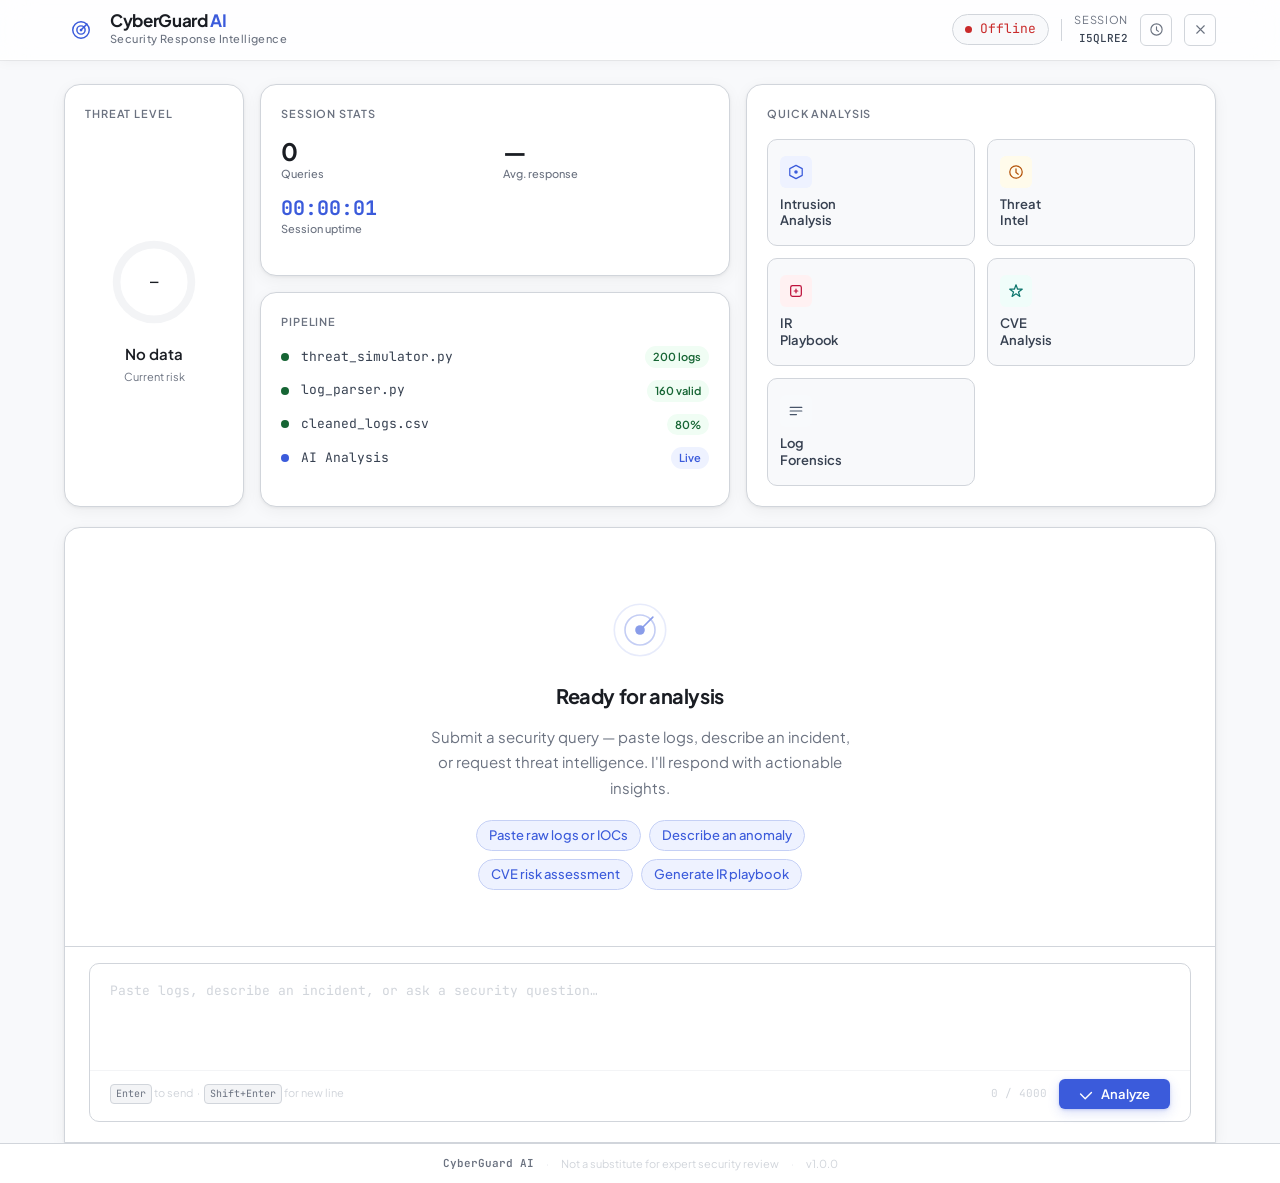
<file: frontend/index.html>
<!DOCTYPE html>
<html lang="en">
<head>
  <meta charset="UTF-8" />
  <meta name="viewport" content="width=device-width, initial-scale=1.0" />
  <title>CyberGuard AI — Security Response Assistant</title>
  <link rel="preconnect" href="https://fonts.googleapis.com" />
  <link rel="preconnect" href="https://fonts.gstatic.com" crossorigin />
  <link href="https://fonts.googleapis.com/css2?family=Plus+Jakarta+Sans:wght@300;400;500;600;700&family=JetBrains+Mono:wght@400;500&display=swap" rel="stylesheet" />
  <link rel="stylesheet" href="style.css" />
</head>
<body>

  <!-- ===================== HEADER ===================== -->
  <header class="site-header">
    <div class="header-inner">

      <div class="brand">
        <!-- Radar pulse — signature mark -->
        <div class="radar-wrap" aria-hidden="true">
          <span class="pulse-ring r1"></span>
          <span class="pulse-ring r2"></span>
          <svg class="radar-svg" viewBox="0 0 24 24" fill="none" xmlns="http://www.w3.org/2000/svg">
            <circle cx="12" cy="12" r="9"   stroke="currentColor" stroke-width="1.6"/>
            <circle cx="12" cy="12" r="4.5" stroke="currentColor" stroke-width="1.6"/>
            <circle cx="12" cy="12" r="1.5" fill="currentColor"/>
            <line x1="12" y1="12" x2="18.4" y2="5.6" stroke="currentColor" stroke-width="1.6" stroke-linecap="round"/>
          </svg>
        </div>
        <div class="brand-text">
          <h1 class="brand-name">CyberGuard <span class="brand-ai">AI</span></h1>
          <p class="brand-sub">Security Response Intelligence</p>
        </div>
      </div>

      <div class="header-right">
        <div class="status-pill" id="statusBadge" role="status" aria-live="polite">
          <span class="status-dot" id="statusDot"></span>
          <span class="status-label" id="statusLabel">Connecting…</span>
        </div>
        <div class="header-divider" aria-hidden="true"></div>
        <div class="session-chip">
          <span class="session-eyebrow">Session</span>
          <span class="session-val" id="sessionId">—</span>
        </div>
        <button class="nav-icon-btn" id="historyBtn" aria-label="Load history" title="Load history">
          <svg viewBox="0 0 20 20" fill="none" aria-hidden="true"><circle cx="10" cy="10" r="7.5" stroke="currentColor" stroke-width="1.5"/><path d="M10 6.5v4l2.5 2" stroke="currentColor" stroke-width="1.5" stroke-linecap="round"/></svg>
        </button>
        <button class="nav-icon-btn nav-icon-btn--danger" id="clearBtn" aria-label="Clear chat">
          <svg viewBox="0 0 20 20" fill="none" aria-hidden="true"><path d="M5 5l10 10M15 5L5 15" stroke="currentColor" stroke-width="1.5" stroke-linecap="round"/></svg>
        </button>
      </div>

    </div>
  </header>

  <!-- ===================== MAIN ===================== -->
  <main class="main-wrap">

    <!-- ---- BENTO GRID (top stats + quick actions) ---- -->
    <section class="bento-grid" aria-label="Dashboard overview">

      <!-- Card: Threat Level (tall left) -->
      <div class="bento-card bento-card--threat" id="threatCard">
        <div class="bento-label">Threat Level</div>
        <div class="threat-display">
          <div class="threat-ring-wrap" aria-hidden="true">
            <svg class="threat-ring-svg" viewBox="0 0 80 80">
              <circle class="ring-track" cx="40" cy="40" r="34" />
              <circle class="ring-fill" id="ringFill" cx="40" cy="40" r="34"
                stroke-dasharray="213.6" stroke-dashoffset="213.6" />
            </svg>
            <span class="threat-ring-label" id="threatPct">—</span>
          </div>
          <div class="threat-meta">
            <span class="threat-level-text" id="threatLevelText">No data</span>
            <span class="threat-level-sub">Current risk</span>
          </div>
        </div>
      </div>

      <!-- Card: Stats (queries, avg time, uptime) -->
      <div class="bento-card bento-card--stats">
        <div class="bento-label">Session Stats</div>
        <div class="stat-grid">
          <div class="stat-cell">
            <span class="stat-number" id="statQueries">0</span>
            <span class="stat-caption">Queries</span>
          </div>
          <div class="stat-cell">
            <span class="stat-number" id="statAvgTime">—</span>
            <span class="stat-caption">Avg. response</span>
          </div>
          <div class="stat-cell stat-cell--wide">
            <span class="stat-number stat-number--mono" id="statUptime">00:00:00</span>
            <span class="stat-caption">Session uptime</span>
          </div>
        </div>
      </div>

      <!-- Card: Quick Actions -->
      <div class="bento-card bento-card--actions">
        <div class="bento-label">Quick Analysis</div>
        <nav class="quick-grid" aria-label="Quick action shortcuts">
          <button class="quick-tile" data-prompt="Analyze this network intrusion log for anomalies and potential attack vectors.">
            <span class="quick-icon quick-icon--indigo" aria-hidden="true">
              <svg viewBox="0 0 18 18" fill="none"><path d="M9 1.5L2 5.25v7.5L9 16.5l7-3.75v-7.5L9 1.5z" stroke="currentColor" stroke-width="1.4" stroke-linejoin="round"/><circle cx="9" cy="9" r="2" fill="currentColor"/></svg>
            </span>
            <span class="quick-tile-label">Intrusion<br>Analysis</span>
          </button>
          <button class="quick-tile" data-prompt="Perform a threat intelligence summary for the following IOCs and suggest remediation steps.">
            <span class="quick-icon quick-icon--amber" aria-hidden="true">
              <svg viewBox="0 0 18 18" fill="none"><circle cx="9" cy="9" r="7" stroke="currentColor" stroke-width="1.4"/><path d="M9 5.5v4l2.5 2" stroke="currentColor" stroke-width="1.4" stroke-linecap="round"/></svg>
            </span>
            <span class="quick-tile-label">Threat<br>Intel</span>
          </button>
          <button class="quick-tile" data-prompt="Generate an incident response playbook for a ransomware attack scenario.">
            <span class="quick-icon quick-icon--rose" aria-hidden="true">
              <svg viewBox="0 0 18 18" fill="none"><rect x="3" y="3" width="12" height="12" rx="2" stroke="currentColor" stroke-width="1.4"/><path d="M7 9h4M9 7v4" stroke="currentColor" stroke-width="1.4" stroke-linecap="round"/></svg>
            </span>
            <span class="quick-tile-label">IR<br>Playbook</span>
          </button>
          <button class="quick-tile" data-prompt="Review the following CVE details and assess the risk impact for a web application environment.">
            <span class="quick-icon quick-icon--teal" aria-hidden="true">
              <svg viewBox="0 0 18 18" fill="none"><path d="M9 2l1.8 5H16l-4.2 3.1 1.6 5L9 12.2l-4.4 2.9 1.6-5L2 7h5.2L9 2z" stroke="currentColor" stroke-width="1.4" stroke-linejoin="round"/></svg>
            </span>
            <span class="quick-tile-label">CVE<br>Analysis</span>
          </button>
          <button class="quick-tile" data-prompt="Analyze these logs for signs of data exfiltration and lateral movement.">
            <span class="quick-icon quick-icon--slate" aria-hidden="true">
              <svg viewBox="0 0 18 18" fill="none"><path d="M2.5 9h13M2.5 5h13M2.5 13h7" stroke="currentColor" stroke-width="1.4" stroke-linecap="round"/></svg>
            </span>
            <span class="quick-tile-label">Log<br>Forensics</span>
          </button>
        </nav>
      </div>

      <!-- Card: Live pipeline status -->
      <div class="bento-card bento-card--pipeline">
        <div class="bento-label">Pipeline</div>
        <ul class="pipeline-list" role="list">
          <li class="pipeline-step pipeline-step--done">
            <span class="pipe-dot"></span>
            <span class="pipe-label">threat_simulator.py</span>
            <span class="pipe-badge pipe-badge--ok">200 logs</span>
          </li>
          <li class="pipeline-step pipeline-step--done">
            <span class="pipe-dot"></span>
            <span class="pipe-label">log_parser.py</span>
            <span class="pipe-badge pipe-badge--ok">160 valid</span>
          </li>
          <li class="pipeline-step pipeline-step--done">
            <span class="pipe-dot"></span>
            <span class="pipe-label">cleaned_logs.csv</span>
            <span class="pipe-badge pipe-badge--ok">80%</span>
          </li>
          <li class="pipeline-step pipeline-step--active">
            <span class="pipe-dot pipe-dot--pulse"></span>
            <span class="pipe-label">AI Analysis</span>
            <span class="pipe-badge pipe-badge--live">Live</span>
          </li>
        </ul>
      </div>

    </section>

    <!-- ---- CHAT PANEL ---- -->
    <section class="chat-section" aria-label="Security analysis chat">

      <!-- Feed -->
      <div class="chat-feed" id="responseFeed" role="log" aria-live="polite" aria-label="Analysis responses">

        <!-- Welcome state -->
        <div class="welcome-state" id="welcomeCard">
          <div class="welcome-icon-wrap" aria-hidden="true">
            <svg viewBox="0 0 56 56" fill="none" xmlns="http://www.w3.org/2000/svg">
              <circle cx="28" cy="28" r="24" stroke="currentColor" stroke-width="1.5" opacity="0.2"/>
              <circle cx="28" cy="28" r="14" stroke="currentColor" stroke-width="1.5" opacity="0.5"/>
              <circle cx="28" cy="28" r="4.5" fill="currentColor"/>
              <line x1="28" y1="28" x2="40" y2="16" stroke="currentColor" stroke-width="1.5" stroke-linecap="round"/>
            </svg>
          </div>
          <h2 class="welcome-title">Ready for analysis</h2>
          <p class="welcome-body">Submit a security query — paste logs, describe an incident, or request threat intelligence. I'll respond with actionable insights.</p>
          <div class="welcome-chips">
            <span class="welcome-chip">Paste raw logs or IOCs</span>
            <span class="welcome-chip">Describe an anomaly</span>
            <span class="welcome-chip">CVE risk assessment</span>
            <span class="welcome-chip">Generate IR playbook</span>
          </div>
        </div>

      </div>

      <!-- Loading bar -->
      <div class="loading-strip" id="loadingBar" style="display:none" aria-hidden="true">
        <div class="loading-strip-inner">
          <div class="loading-spinner">
            <div class="ls-ring"></div>
          </div>
          <div class="loading-copy">
            <span class="lc-primary" id="loadingPrimary">Analyzing security events…</span>
            <span class="lc-secondary" id="loadingSecondary">Cross-referencing threat database</span>
          </div>
        </div>
        <div class="loading-shimmer-bar"><div class="loading-shimmer-fill"></div></div>
      </div>

      <!-- Input composer -->
      <div class="composer">
        <div class="composer-box" id="composerBox">
          <label for="promptInput" class="sr-only">Security query</label>
          <textarea
            id="promptInput"
            class="composer-textarea"
            placeholder="Paste logs, describe an incident, or ask a security question…"
            rows="3"
            maxlength="4000"
            aria-describedby="charCount inputHint"
            spellcheck="true"
          ></textarea>
          <div class="composer-footer">
            <span class="composer-hint" id="inputHint">
              <kbd>Enter</kbd> to send &nbsp;·&nbsp; <kbd>Shift+Enter</kbd> for new line
            </span>
            <div class="composer-right">
              <span class="char-count" id="charCount" role="status" aria-live="polite">0 / 4000</span>
              <button class="btn-analyze" id="analyzeBtn" aria-label="Analyze security query">
                <svg viewBox="0 0 18 18" fill="none" aria-hidden="true"><path d="M2 9l6 6 8-8" stroke="currentColor" stroke-width="1.8" stroke-linecap="round" stroke-linejoin="round"/></svg>
                Analyze
              </button>
            </div>
          </div>
        </div>
      </div>

    </section>

  </main>

  <!-- ===================== TOAST ===================== -->
  <div class="toast-stack" id="toastContainer" aria-live="assertive" aria-atomic="true"></div>

  <!-- ===================== FOOTER ===================== -->
  <footer class="site-footer">
    <div class="footer-inner">
      <span class="footer-brand">CyberGuard AI</span>
      <span class="footer-sep" aria-hidden="true">·</span>
      <span>Not a substitute for expert security review</span>
      <span class="footer-sep" aria-hidden="true">·</span>
      <span>v1.0.0</span>
    </div>
  </footer>

  <script src="script.js"></script>
</body>
</html>
</file>
<file: frontend/style.css>
/* ================================================================
   CyberGuard AI — styles.css  (Bento Grid + Glassmorphism redesign)
   Palette: Indigo primary · Slate secondary · Crimson/Amber accents
   Typography: Plus Jakarta Sans (UI) + JetBrains Mono (data)
   ================================================================ */

/* ----------------------------------------------------------------
   1. DESIGN TOKENS
   ---------------------------------------------------------------- */
:root {
  /* --- Core palette --- */
  --primary:          #3B5BDB;   /* indigo — authoritative, calm */
  --primary-light:    #EEF2FF;   /* indigo tint for backgrounds  */
  --primary-mid:      #C5D0F5;   /* indigo border / muted fill   */
  --primary-dark:     #2F4AC0;   /* hover state                  */

  --slate-900:        #1A1D23;   /* near-black — headings        */
  --slate-700:        #374151;   /* body text                    */
  --slate-500:        #6B7280;   /* secondary text               */
  --slate-300:        #D1D5DB;   /* borders                      */
  --slate-100:        #F3F4F6;   /* subtle fills                 */
  --slate-50:         #F8F9FB;   /* page background              */

  --white:            #FFFFFF;

  /* --- Semantic accent colours (muted, professional) --- */
  --danger:           #C92A2A;   /* deep crimson — no neon       */
  --danger-light:     #FFF0F0;
  --danger-border:    #FECACA;

  --warn:             #B45309;   /* amber-brown                  */
  --warn-light:       #FFFBEB;
  --warn-border:      #FCD34D;

  --success:          #166534;   /* forest green                 */
  --success-light:    #F0FDF4;
  --success-border:   #BBF7D0;

  /* --- Bento quick-action icon tints --- */
  --tint-indigo:      #EEF2FF;
  --tint-indigo-fg:   #3B5BDB;
  --tint-amber:       #FFFBEB;
  --tint-amber-fg:    #B45309;
  --tint-rose:        #FFF1F2;
  --tint-rose-fg:     #BE123C;
  --tint-teal:        #F0FDFA;
  --tint-teal-fg:     #0F766E;
  --tint-slate:       #F8FAFC;
  --tint-slate-fg:    #475569;

  /* --- Typography --- */
  --font-ui:   'Plus Jakarta Sans', system-ui, sans-serif;
  --font-mono: 'JetBrains Mono', 'Fira Code', monospace;

  /* --- Type scale --- */
  --text-xs:   0.6875rem;   /* 11px */
  --text-sm:   0.8125rem;   /* 13px */
  --text-base: 0.9375rem;   /* 15px */
  --text-lg:   1.0625rem;   /* 17px */
  --text-xl:   1.25rem;
  --text-2xl:  1.5rem;

  /* --- Spacing --- */
  --sp-1:  0.25rem;
  --sp-2:  0.5rem;
  --sp-3:  0.75rem;
  --sp-4:  1rem;
  --sp-5:  1.25rem;
  --sp-6:  1.5rem;
  --sp-8:  2rem;
  --sp-10: 2.5rem;

  /* --- Radius --- */
  --r-sm:  6px;
  --r-md:  10px;
  --r-lg:  16px;
  --r-xl:  20px;

  /* --- Shadows (gentle, not harsh) --- */
  --shadow-card: 0 1px 3px rgba(0,0,0,0.06), 0 4px 16px rgba(0,0,0,0.05);
  --shadow-card-hover: 0 4px 12px rgba(0,0,0,0.10), 0 8px 28px rgba(0,0,0,0.07);
  --shadow-header: 0 1px 0 rgba(0,0,0,0.06), 0 2px 12px rgba(0,0,0,0.04);
  --shadow-input-focus: 0 0 0 3px rgba(59,91,219,0.15);
  --shadow-btn: 0 1px 3px rgba(59,91,219,0.25), 0 4px 12px rgba(59,91,219,0.18);

  /* --- Transitions --- */
  --t-fast:  140ms ease;
  --t-base:  220ms ease;
  --t-slow:  360ms ease;

  /* --- Layout --- */
  --header-h:   60px;
  --footer-h:   40px;
  --content-max: 1200px;
}

/* ----------------------------------------------------------------
   2. RESET & BASE
   ---------------------------------------------------------------- */
*, *::before, *::after { box-sizing: border-box; margin: 0; padding: 0; }

html {
  font-size: 16px;
  scroll-behavior: smooth;
  -webkit-font-smoothing: antialiased;
  -moz-osx-font-smoothing: grayscale;
}

body {
  background: var(--slate-50);
  color: var(--slate-700);
  font-family: var(--font-ui);
  font-size: var(--text-base);
  line-height: 1.6;
  min-height: 100dvh;
  display: flex;
  flex-direction: column;
  overflow-x: hidden;
}

/* Accessible visually-hidden */
.sr-only {
  position: absolute; width: 1px; height: 1px;
  padding: 0; margin: -1px; overflow: hidden;
  clip: rect(0,0,0,0); white-space: nowrap; border: 0;
}

/* Custom scrollbar */
::-webkit-scrollbar { width: 5px; }
::-webkit-scrollbar-track { background: transparent; }
::-webkit-scrollbar-thumb { background: var(--slate-300); border-radius: 99px; }
::-webkit-scrollbar-thumb:hover { background: var(--slate-500); }

/* Selection */
::selection { background: var(--primary-light); color: var(--primary-dark); }

/* Focus ring */
:focus-visible { outline: 2px solid var(--primary); outline-offset: 2px; border-radius: var(--r-sm); }

kbd {
  display: inline-block;
  font-family: var(--font-mono);
  font-size: 10px;
  padding: 1px 5px;
  background: var(--slate-100);
  border: 1px solid var(--slate-300);
  border-radius: 4px;
  color: var(--slate-500);
  line-height: 1.6;
}

/* ----------------------------------------------------------------
   3. GLASSMORPHISM HEADER
   ---------------------------------------------------------------- */
.site-header {
  position: sticky;
  top: 0;
  z-index: 100;
  height: var(--header-h);
  /* Frosted glass */
  background: rgba(255,255,255,0.80);
  backdrop-filter: blur(16px) saturate(1.6);
  -webkit-backdrop-filter: blur(16px) saturate(1.6);
  border-bottom: 1px solid rgba(255,255,255,0.9);
  box-shadow: var(--shadow-header);
}

.header-inner {
  display: flex;
  align-items: center;
  justify-content: space-between;
  height: 100%;
  padding: 0 var(--sp-6);
  max-width: var(--content-max);
  margin: 0 auto;
  gap: var(--sp-4);
}

/* Brand */
.brand { display: flex; align-items: center; gap: var(--sp-3); }

.radar-wrap {
  position: relative;
  width: 34px; height: 34px;
  display: flex; align-items: center; justify-content: center;
  color: var(--primary);
  flex-shrink: 0;
}

.radar-svg { width: 22px; height: 22px; position: relative; z-index: 2; }

.pulse-ring {
  position: absolute; inset: 0;
  border: 1.5px solid var(--primary);
  border-radius: 50%;
  opacity: 0;
  animation: radarPulse 3.5s ease-out infinite;
}
.pulse-ring.r2 { animation-delay: 1.4s; }

@keyframes radarPulse {
  0%   { opacity: 0.5; transform: scale(0.5); }
  100% { opacity: 0; transform: scale(1.9); }
}

.brand-text { display: flex; flex-direction: column; gap: 0; }

.brand-name {
  font-size: var(--text-lg);
  font-weight: 700;
  color: var(--slate-900);
  letter-spacing: -0.02em;
  line-height: 1.1;
}

.brand-ai {
  color: var(--primary);
  font-weight: 700;
}

.brand-sub {
  font-size: var(--text-xs);
  color: var(--slate-500);
  letter-spacing: 0.04em;
  font-weight: 500;
}

/* Header right */
.header-right {
  display: flex;
  align-items: center;
  gap: var(--sp-3);
}

.status-pill {
  display: flex;
  align-items: center;
  gap: var(--sp-2);
  padding: var(--sp-1) var(--sp-3);
  background: var(--slate-50);
  border: 1px solid var(--slate-300);
  border-radius: 99px;
  font-size: var(--text-sm);
  color: var(--slate-500);
  font-family: var(--font-mono);
  font-weight: 400;
  transition: border-color var(--t-fast), background var(--t-fast);
}

.status-dot {
  width: 7px; height: 7px;
  border-radius: 50%;
  background: var(--slate-300);
  flex-shrink: 0;
  transition: background var(--t-base), box-shadow var(--t-base);
}

.status-pill.is-online .status-dot {
  background: var(--success);
  box-shadow: 0 0 0 2px var(--success-light), 0 0 6px rgba(22,101,52,0.3);
  animation: livePulse 2.5s ease-in-out infinite;
}
.status-pill.is-online .status-label { color: var(--success); }
.status-pill.is-offline .status-dot  { background: var(--danger); }
.status-pill.is-offline .status-label { color: var(--danger); }

@keyframes livePulse {
  0%,100% { box-shadow: 0 0 0 2px var(--success-light); }
  50%      { box-shadow: 0 0 0 3px var(--success-light), 0 0 10px rgba(22,101,52,0.25); }
}

.header-divider {
  width: 1px; height: 22px;
  background: var(--slate-300);
}

.session-chip {
  display: flex; flex-direction: column; align-items: flex-end; gap: 1px;
}
.session-eyebrow {
  font-size: var(--text-xs); color: var(--slate-500);
  text-transform: uppercase; letter-spacing: 0.06em;
}
.session-val {
  font-family: var(--font-mono);
  font-size: var(--text-xs);
  color: var(--slate-700);
  font-weight: 500;
}

/* Header icon buttons */
.nav-icon-btn {
  width: 32px; height: 32px;
  display: flex; align-items: center; justify-content: center;
  background: transparent;
  border: 1px solid var(--slate-300);
  border-radius: var(--r-sm);
  color: var(--slate-500);
  cursor: pointer;
  transition: all var(--t-fast);
}
.nav-icon-btn svg { width: 15px; height: 15px; }
.nav-icon-btn:hover {
  background: var(--slate-100);
  border-color: var(--slate-500);
  color: var(--slate-700);
}
.nav-icon-btn--danger:hover {
  background: var(--danger-light);
  border-color: var(--danger-border);
  color: var(--danger);
}

/* ----------------------------------------------------------------
   4. MAIN WRAP
   ---------------------------------------------------------------- */
.main-wrap {
  flex: 1;
  max-width: var(--content-max);
  width: 100%;
  margin: 0 auto;
  padding: var(--sp-6) var(--sp-6) 0;
  display: flex;
  flex-direction: column;
  gap: var(--sp-5);
}

/* ----------------------------------------------------------------
   5. BENTO GRID
   ---------------------------------------------------------------- */
.bento-grid {
  display: grid;
  grid-template-columns: 180px 1fr 1fr;
  grid-template-rows: auto auto;
  gap: var(--sp-4);
}

/* Base card style */
.bento-card {
  background: var(--white);
  border: 1px solid var(--slate-300);
  border-radius: var(--r-lg);
  padding: var(--sp-5);
  box-shadow: var(--shadow-card);
  transition: box-shadow var(--t-base), transform var(--t-base);
  position: relative;
  overflow: hidden;
}

.bento-card:hover {
  box-shadow: var(--shadow-card-hover);
  transform: translateY(-2px);
}

/* Subtle top-edge colour strip — the signature detail */
.bento-card::before {
  content: '';
  position: absolute;
  top: 0; left: var(--sp-5); right: var(--sp-5);
  height: 2px;
  background: var(--primary-mid);
  border-radius: 0 0 2px 2px;
  opacity: 0;
  transition: opacity var(--t-base);
}
.bento-card:hover::before { opacity: 1; }

.bento-label {
  font-size: var(--text-xs);
  font-weight: 600;
  letter-spacing: 0.08em;
  text-transform: uppercase;
  color: var(--slate-500);
  margin-bottom: var(--sp-4);
}

/* Threat card — spans 2 rows on left */
.bento-card--threat {
  grid-column: 1;
  grid-row: 1 / 3;
  display: flex;
  flex-direction: column;
}

.threat-display {
  flex: 1;
  display: flex;
  flex-direction: column;
  align-items: center;
  justify-content: center;
  gap: var(--sp-4);
}

.threat-ring-wrap {
  position: relative;
  width: 88px; height: 88px;
  display: flex; align-items: center; justify-content: center;
}

.threat-ring-svg {
  width: 88px; height: 88px;
  transform: rotate(-90deg);
}

.ring-track {
  fill: none;
  stroke: var(--slate-100);
  stroke-width: 7;
}

.ring-fill {
  fill: none;
  stroke: var(--primary);
  stroke-width: 7;
  stroke-linecap: round;
  transition: stroke-dashoffset 1s cubic-bezier(0.4,0,0.2,1), stroke var(--t-slow);
}

.threat-ring-label {
  position: absolute;
  font-family: var(--font-mono);
  font-size: 14px;
  font-weight: 500;
  color: var(--slate-900);
}

.threat-meta { text-align: center; }

.threat-level-text {
  display: block;
  font-size: var(--text-base);
  font-weight: 600;
  color: var(--slate-900);
  margin-bottom: 2px;
}
.threat-level-sub {
  display: block;
  font-size: var(--text-xs);
  color: var(--slate-500);
}

/* Stats card */
.bento-card--stats {
  grid-column: 2;
  grid-row: 1;
}

.stat-grid {
  display: grid;
  grid-template-columns: 1fr 1fr;
  grid-template-rows: auto auto;
  gap: var(--sp-4);
}

.stat-cell { display: flex; flex-direction: column; gap: 2px; }

.stat-cell--wide { grid-column: 1 / 3; }

.stat-number {
  font-size: var(--text-2xl);
  font-weight: 700;
  color: var(--slate-900);
  letter-spacing: -0.03em;
  line-height: 1;
}
.stat-number--mono {
  font-family: var(--font-mono);
  font-size: var(--text-xl);
  letter-spacing: 0;
  color: var(--primary);
}

.stat-caption {
  font-size: var(--text-xs);
  color: var(--slate-500);
  font-weight: 500;
}

/* Actions card */
.bento-card--actions {
  grid-column: 3;
  grid-row: 1 / 3;
}

.quick-grid {
  display: grid;
  grid-template-columns: 1fr 1fr;
  gap: var(--sp-3);
}

.quick-tile {
  display: flex;
  flex-direction: column;
  align-items: flex-start;
  gap: var(--sp-2);
  padding: var(--sp-4) var(--sp-3);
  background: var(--slate-50);
  border: 1px solid var(--slate-300);
  border-radius: var(--r-md);
  cursor: pointer;
  transition: all var(--t-fast);
  font-family: var(--font-ui);
  text-align: left;
}

.quick-tile:hover {
  background: var(--primary-light);
  border-color: var(--primary-mid);
  transform: translateY(-1px);
  box-shadow: 0 2px 8px rgba(59,91,219,0.12);
}

.quick-icon {
  width: 32px; height: 32px;
  border-radius: var(--r-sm);
  display: flex; align-items: center; justify-content: center;
  flex-shrink: 0;
}
.quick-icon svg { width: 16px; height: 16px; }

.quick-icon--indigo { background: var(--tint-indigo); color: var(--tint-indigo-fg); }
.quick-icon--amber  { background: var(--tint-amber);  color: var(--tint-amber-fg); }
.quick-icon--rose   { background: var(--tint-rose);   color: var(--tint-rose-fg); }
.quick-icon--teal   { background: var(--tint-teal);   color: var(--tint-teal-fg); }
.quick-icon--slate  { background: var(--tint-slate);  color: var(--tint-slate-fg); }

.quick-tile-label {
  font-size: var(--text-sm);
  font-weight: 600;
  color: var(--slate-700);
  line-height: 1.3;
}

.quick-tile:hover .quick-tile-label { color: var(--primary); }

/* Pipeline card */
.bento-card--pipeline {
  grid-column: 2;
  grid-row: 2;
}

.pipeline-list {
  list-style: none;
  display: flex;
  flex-direction: column;
  gap: var(--sp-3);
}

.pipeline-step {
  display: flex;
  align-items: center;
  gap: var(--sp-3);
}

.pipe-dot {
  width: 8px; height: 8px;
  border-radius: 50%;
  background: var(--slate-300);
  flex-shrink: 0;
  transition: background var(--t-base);
}

.pipeline-step--done .pipe-dot   { background: var(--success); }
.pipeline-step--active .pipe-dot { background: var(--primary); }

.pipe-dot--pulse {
  animation: pipePulse 2s ease-in-out infinite;
}
@keyframes pipePulse {
  0%,100% { box-shadow: 0 0 0 0 rgba(59,91,219,0.4); }
  50%      { box-shadow: 0 0 0 4px rgba(59,91,219,0); }
}

.pipe-label {
  font-size: var(--text-sm);
  font-family: var(--font-mono);
  color: var(--slate-700);
  flex: 1;
}

.pipe-badge {
  font-size: var(--text-xs);
  font-weight: 600;
  padding: 2px 8px;
  border-radius: 99px;
}
.pipe-badge--ok   { background: var(--success-light); color: var(--success); }
.pipe-badge--live { background: var(--primary-light); color: var(--primary); }

/* ----------------------------------------------------------------
   6. CHAT SECTION
   ---------------------------------------------------------------- */
.chat-section {
  display: flex;
  flex-direction: column;
  flex: 1;
  background: var(--white);
  border: 1px solid var(--slate-300);
  border-radius: var(--r-lg) var(--r-lg) 0 0;
  box-shadow: var(--shadow-card);
  overflow: hidden;
  min-height: 480px;
}

/* Feed */
.chat-feed {
  flex: 1;
  overflow-y: auto;
  padding: var(--sp-8) var(--sp-8) var(--sp-4);
  display: flex;
  flex-direction: column;
  gap: var(--sp-6);
  scroll-behavior: smooth;
}

/* Welcome state */
.welcome-state {
  margin: auto;
  max-width: 500px;
  text-align: center;
  padding: var(--sp-10) var(--sp-8);
  animation: fadeUp 0.45s ease both;
}

.welcome-icon-wrap {
  width: 60px; height: 60px;
  margin: 0 auto var(--sp-5);
  color: var(--primary);
  opacity: 0.6;
}
.welcome-icon-wrap svg { width: 100%; height: 100%; }

.welcome-title {
  font-size: var(--text-xl);
  font-weight: 700;
  color: var(--slate-900);
  letter-spacing: -0.02em;
  margin-bottom: var(--sp-3);
}

.welcome-body {
  color: var(--slate-500);
  font-size: var(--text-base);
  line-height: 1.7;
  margin-bottom: var(--sp-5);
}

.welcome-chips {
  display: flex;
  flex-wrap: wrap;
  gap: var(--sp-2);
  justify-content: center;
}

.welcome-chip {
  display: inline-block;
  padding: var(--sp-1) var(--sp-3);
  background: var(--primary-light);
  border: 1px solid var(--primary-mid);
  border-radius: 99px;
  font-size: var(--text-sm);
  color: var(--primary);
  font-weight: 500;
}

/* ----------------------------------------------------------------
   7. MESSAGE CARDS
   ---------------------------------------------------------------- */
.msg-card {
  display: flex;
  flex-direction: column;
  gap: var(--sp-2);
  animation: fadeUp 0.3s ease both;
  max-width: 880px;
  width: 100%;
}

.msg-card--user { align-self: flex-end; }
.msg-card--ai   { align-self: flex-start; }

.msg-meta {
  display: flex;
  align-items: center;
  gap: var(--sp-3);
  padding: 0 var(--sp-1);
}

.msg-role {
  font-size: var(--text-xs);
  font-weight: 600;
  letter-spacing: 0.07em;
  text-transform: uppercase;
  color: var(--slate-500);
}
.msg-role--ai { color: var(--primary); }

.msg-time {
  font-family: var(--font-mono);
  font-size: var(--text-xs);
  color: var(--slate-300);
  margin-left: auto;
}

.msg-body {
  padding: var(--sp-4) var(--sp-5);
  border-radius: var(--r-md);
  font-size: var(--text-base);
  line-height: 1.75;
  word-break: break-word;
}

/* User bubble */
.msg-card--user .msg-body {
  background: var(--slate-900);
  color: #E8EBF2;
  border-radius: var(--r-md) var(--r-md) 4px var(--r-md);
  font-family: var(--font-mono);
  font-size: var(--text-sm);
  line-height: 1.65;
}

/* AI response */
.msg-card--ai .msg-body {
  background: var(--white);
  border: 1px solid var(--slate-300);
  border-left: 3px solid var(--primary);
  border-radius: 4px var(--r-md) var(--r-md) var(--r-md);
  color: var(--slate-700);
}

/* Formatted content inside AI card */
.resp-content { display: flex; flex-direction: column; gap: var(--sp-3); }
.resp-content p { color: var(--slate-700); line-height: 1.75; }
.resp-content h2 { font-size: var(--text-lg); font-weight: 600; color: var(--slate-900); }
.resp-content h3 { font-size: var(--text-base); font-weight: 600; color: var(--primary); }

.resp-content ul,
.resp-content ol {
  padding-left: var(--sp-5);
  display: flex;
  flex-direction: column;
  gap: var(--sp-1);
  color: var(--slate-700);
}

.resp-content strong { color: var(--slate-900); font-weight: 600; }

.resp-content code {
  font-family: var(--font-mono);
  font-size: 0.875em;
  padding: 2px 6px;
  background: var(--slate-100);
  border: 1px solid var(--slate-300);
  border-radius: 4px;
  color: var(--primary);
}

.resp-content pre {
  background: var(--slate-900);
  border-radius: var(--r-sm);
  padding: var(--sp-4);
  overflow-x: auto;
  font-family: var(--font-mono);
  font-size: var(--text-sm);
  color: #CBD5E1;
  line-height: 1.6;
}
.resp-content pre code {
  padding: 0; background: none; border: none; color: inherit; font-size: inherit;
}

/* Severity badge */
.sev-badge {
  display: inline-flex;
  align-items: center;
  gap: var(--sp-2);
  padding: 3px 10px;
  border-radius: 99px;
  font-size: var(--text-xs);
  font-weight: 600;
  letter-spacing: 0.05em;
  text-transform: uppercase;
}
.sev-low      { background: var(--success-light); color: var(--success); border: 1px solid var(--success-border); }
.sev-medium   { background: var(--warn-light);    color: var(--warn);    border: 1px solid var(--warn-border); }
.sev-high,
.sev-critical { background: var(--danger-light);  color: var(--danger);  border: 1px solid var(--danger-border); }

/* Feedback row */
.feedback-row {
  display: flex;
  gap: var(--sp-2);
  padding-top: var(--sp-3);
  border-top: 1px solid var(--slate-100);
  margin-top: var(--sp-4);
}

.fb-btn {
  display: flex;
  align-items: center;
  gap: 5px;
  padding: 3px 10px;
  background: transparent;
  border: 1px solid var(--slate-300);
  border-radius: 99px;
  color: var(--slate-500);
  font-size: var(--text-xs);
  font-weight: 500;
  cursor: pointer;
  transition: all var(--t-fast);
  font-family: var(--font-ui);
}
.fb-btn:hover {
  border-color: var(--primary-mid);
  color: var(--primary);
  background: var(--primary-light);
}
.fb-btn.is-active {
  border-color: var(--primary);
  color: var(--primary);
  background: var(--primary-light);
}

/* Error card */
.msg-card--error .msg-body {
  background: var(--danger-light);
  border-left: 3px solid var(--danger);
  border: 1px solid var(--danger-border);
  border-left-width: 3px;
}
.error-head {
  display: flex; align-items: center; gap: var(--sp-2);
  font-weight: 600; color: var(--danger);
  font-size: var(--text-sm); margin-bottom: var(--sp-2);
}
.error-msg { color: var(--slate-700); font-size: var(--text-sm); }

/* ----------------------------------------------------------------
   8. LOADING STRIP
   ---------------------------------------------------------------- */
.loading-strip {
  flex-shrink: 0;
  border-top: 1px solid var(--slate-300);
  background: var(--slate-50);
  padding: var(--sp-3) var(--sp-8);
}

.loading-strip-inner {
  display: flex;
  align-items: center;
  gap: var(--sp-4);
  margin-bottom: var(--sp-3);
}

.loading-spinner {
  width: 22px; height: 22px; flex-shrink: 0; position: relative;
}

.ls-ring {
  width: 100%; height: 100%;
  border: 2px solid var(--slate-300);
  border-top-color: var(--primary);
  border-radius: 50%;
  animation: spin 0.75s linear infinite;
}
@keyframes spin { to { transform: rotate(360deg); } }

.loading-copy { display: flex; flex-direction: column; gap: 1px; }
.lc-primary   { font-size: var(--text-sm); font-weight: 500; color: var(--slate-900); }
.lc-secondary { font-size: var(--text-xs); color: var(--slate-500); font-family: var(--font-mono); }

.loading-shimmer-bar {
  height: 2px;
  background: var(--slate-300);
  border-radius: 99px;
  overflow: hidden;
}
.loading-shimmer-fill {
  height: 100%;
  width: 35%;
  background: linear-gradient(90deg, var(--primary-light), var(--primary), var(--primary-light));
  animation: shimmer 1.6s ease-in-out infinite;
}
@keyframes shimmer {
  0%   { transform: translateX(-200%); }
  100% { transform: translateX(400%); }
}

/* ----------------------------------------------------------------
   9. COMPOSER (INPUT AREA)
   ---------------------------------------------------------------- */
.composer {
  flex-shrink: 0;
  padding: var(--sp-4) var(--sp-6) var(--sp-5);
  border-top: 1px solid var(--slate-300);
  background: var(--white);
}

.composer-box {
  background: var(--white);
  border: 1.5px solid var(--slate-300);
  border-radius: var(--r-md);
  transition: border-color var(--t-fast), box-shadow var(--t-fast);
}

.composer-box:focus-within {
  border-color: var(--primary);
  box-shadow: var(--shadow-input-focus);
}

.composer-textarea {
  width: 100%;
  background: transparent;
  border: none;
  outline: none;
  resize: none;
  font-family: var(--font-mono);
  font-size: var(--text-sm);
  color: var(--slate-900);
  padding: var(--sp-4) var(--sp-5);
  line-height: 1.75;
  min-height: 88px;
  max-height: 260px;
  overflow-y: auto;
}
.composer-textarea::placeholder { color: var(--slate-300); }

.composer-footer {
  display: flex;
  align-items: center;
  justify-content: space-between;
  padding: var(--sp-2) var(--sp-5) var(--sp-3);
  border-top: 1px solid var(--slate-100);
  gap: var(--sp-4);
}

.composer-hint {
  font-size: var(--text-xs);
  color: var(--slate-300);
  flex-shrink: 0;
}

.composer-right {
  display: flex;
  align-items: center;
  gap: var(--sp-3);
  flex-shrink: 0;
}

.char-count {
  font-family: var(--font-mono);
  font-size: var(--text-xs);
  color: var(--slate-300);
  transition: color var(--t-fast);
}
.char-count.is-warn  { color: var(--warn); }
.char-count.is-limit { color: var(--danger); }

/* Analyze button */
.btn-analyze {
  display: inline-flex;
  align-items: center;
  gap: var(--sp-2);
  padding: 7px var(--sp-5);
  background: var(--primary);
  color: var(--white);
  border: none;
  border-radius: var(--r-sm);
  font-family: var(--font-ui);
  font-size: var(--text-sm);
  font-weight: 600;
  cursor: pointer;
  box-shadow: var(--shadow-btn);
  transition: background var(--t-fast), box-shadow var(--t-fast), transform var(--t-fast);
}
.btn-analyze svg { width: 14px; height: 14px; flex-shrink: 0; }
.btn-analyze:hover {
  background: var(--primary-dark);
  box-shadow: 0 2px 8px rgba(59,91,219,0.35), 0 6px 20px rgba(59,91,219,0.22);
  transform: translateY(-1px);
}
.btn-analyze:active  { transform: translateY(0); }
.btn-analyze:disabled {
  opacity: 0.5;
  cursor: not-allowed;
  transform: none;
  pointer-events: none;
}

/* ----------------------------------------------------------------
   10. TOAST STACK
   ---------------------------------------------------------------- */
.toast-stack {
  position: fixed;
  bottom: calc(var(--footer-h) + var(--sp-4));
  right: var(--sp-5);
  z-index: 200;
  display: flex;
  flex-direction: column;
  gap: var(--sp-3);
  pointer-events: none;
}

.toast {
  display: flex;
  align-items: center;
  gap: var(--sp-3);
  min-width: 240px;
  max-width: 360px;
  padding: var(--sp-3) var(--sp-4);
  background: var(--white);
  border: 1px solid var(--slate-300);
  border-radius: var(--r-md);
  box-shadow: 0 4px 20px rgba(0,0,0,0.10), 0 1px 4px rgba(0,0,0,0.06);
  font-size: var(--text-sm);
  color: var(--slate-700);
  pointer-events: all;
  animation: toastIn 0.28s ease both;
}

.toast--error   { border-left: 3px solid var(--danger); }
.toast--warn    { border-left: 3px solid var(--warn); }
.toast--success { border-left: 3px solid var(--success); }
.toast--info    { border-left: 3px solid var(--primary); }

.toast.is-leaving { animation: toastOut 0.28s ease both; }

@keyframes toastIn {
  from { opacity: 0; transform: translateY(10px); }
  to   { opacity: 1; transform: translateY(0); }
}
@keyframes toastOut {
  from { opacity: 1; transform: translateY(0); }
  to   { opacity: 0; transform: translateY(10px); }
}

/* ----------------------------------------------------------------
   11. FOOTER
   ---------------------------------------------------------------- */
.site-footer {
  flex-shrink: 0;
  height: var(--footer-h);
  background: var(--white);
  border-top: 1px solid var(--slate-300);
  display: flex;
  align-items: center;
  justify-content: center;
}

.footer-inner {
  display: flex;
  align-items: center;
  gap: var(--sp-3);
  font-size: var(--text-xs);
  color: var(--slate-300);
}

.footer-brand { font-weight: 600; color: var(--slate-500); font-family: var(--font-mono); }
.footer-sep   { opacity: 0.5; }

/* ----------------------------------------------------------------
   12. ANIMATIONS
   ---------------------------------------------------------------- */
@keyframes fadeUp {
  from { opacity: 0; transform: translateY(10px); }
  to   { opacity: 1; transform: translateY(0); }
}

/* ----------------------------------------------------------------
   13. RESPONSIVE
   ---------------------------------------------------------------- */
@media (max-width: 960px) {
  .bento-grid {
    grid-template-columns: 1fr 1fr;
    grid-template-rows: auto auto auto;
  }
  .bento-card--threat  { grid-column: 1; grid-row: 1; }
  .bento-card--stats   { grid-column: 2; grid-row: 1; }
  .bento-card--pipeline{ grid-column: 1; grid-row: 2; }
  .bento-card--actions { grid-column: 2; grid-row: 2; }
}

@media (max-width: 640px) {
  .main-wrap { padding: var(--sp-4) var(--sp-4) 0; }

  .bento-grid {
    grid-template-columns: 1fr;
    grid-template-rows: auto;
  }
  .bento-card--threat,
  .bento-card--stats,
  .bento-card--pipeline,
  .bento-card--actions { grid-column: 1; grid-row: auto; }

  .chat-feed { padding: var(--sp-5) var(--sp-5) var(--sp-3); }
  .composer  { padding: var(--sp-3) var(--sp-4) var(--sp-4); }

  .session-chip, .header-divider { display: none; }
  .brand-sub { display: none; }
}

/* Reduced motion */
@media (prefers-reduced-motion: reduce) {
  *, *::before, *::after {
    animation-duration: 0.01ms !important;
    animation-iteration-count: 1 !important;
    transition-duration: 0.01ms !important;
  }
}
</file>
